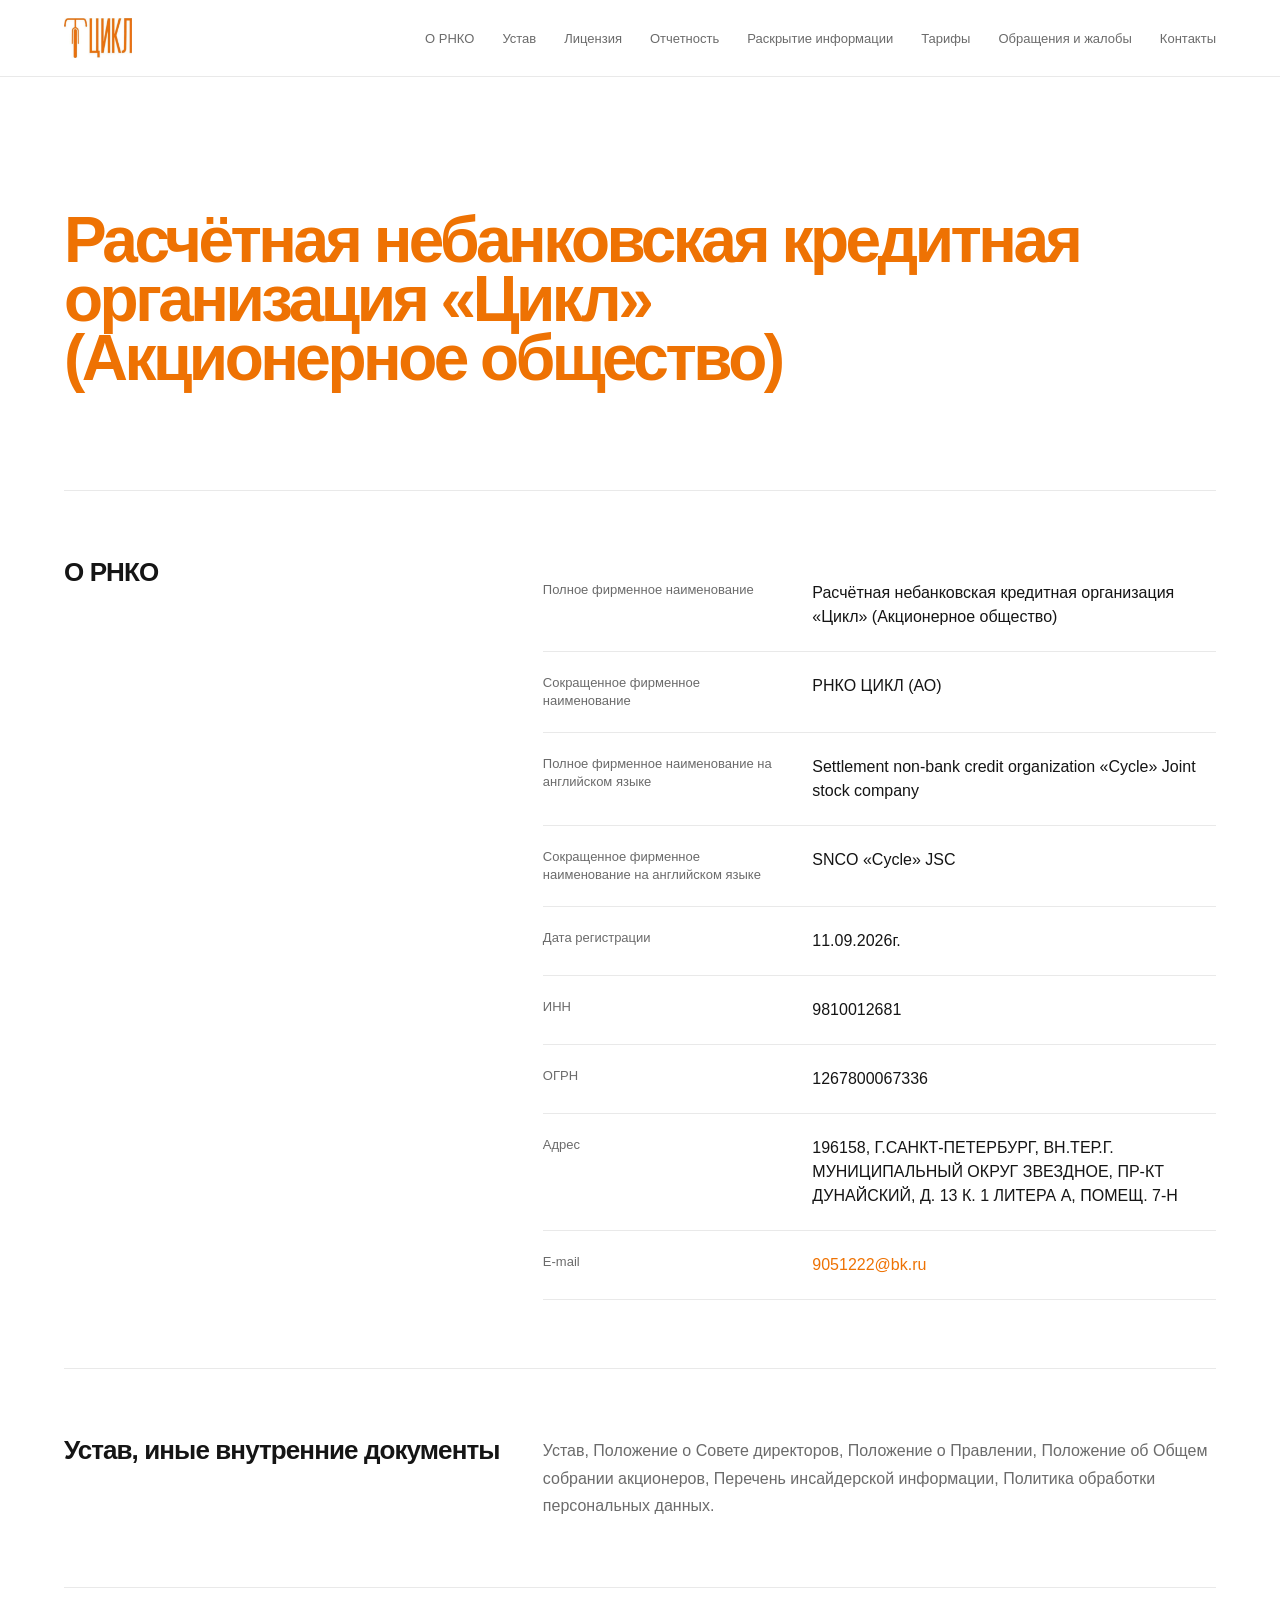
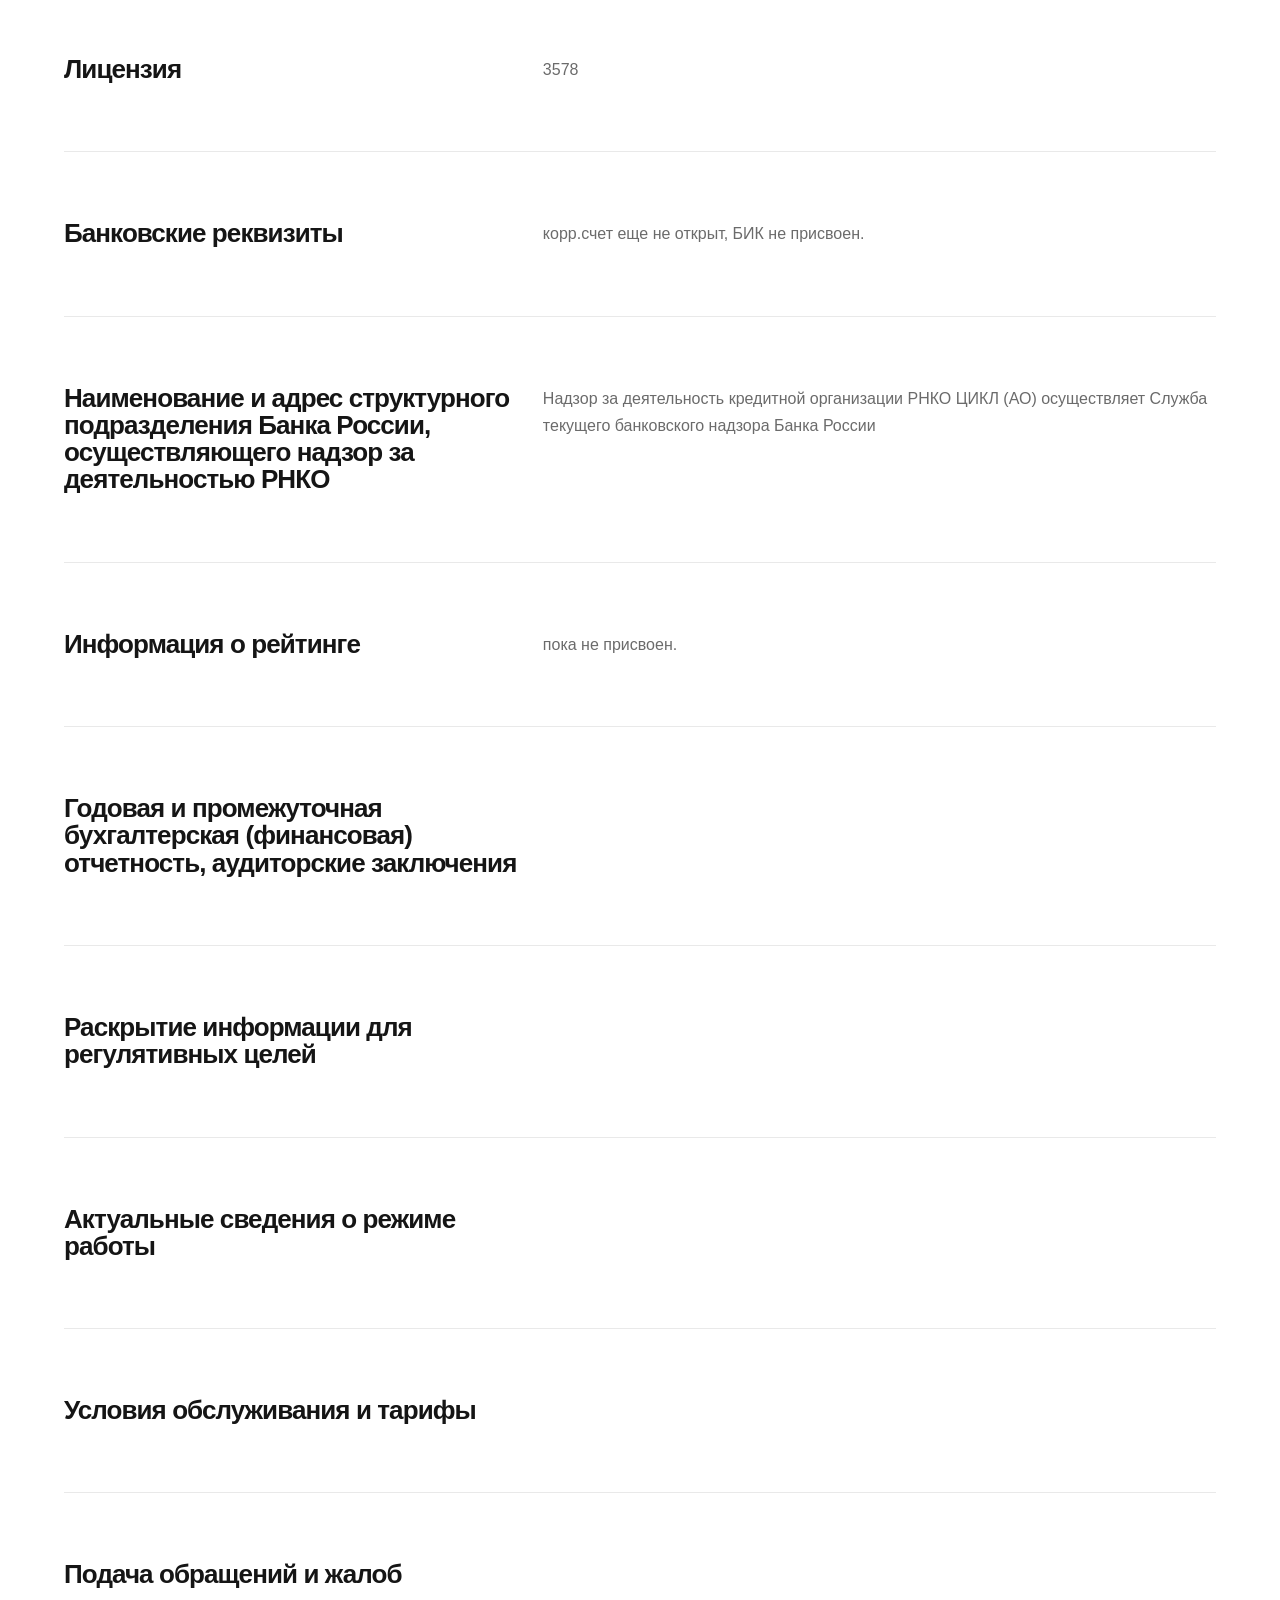
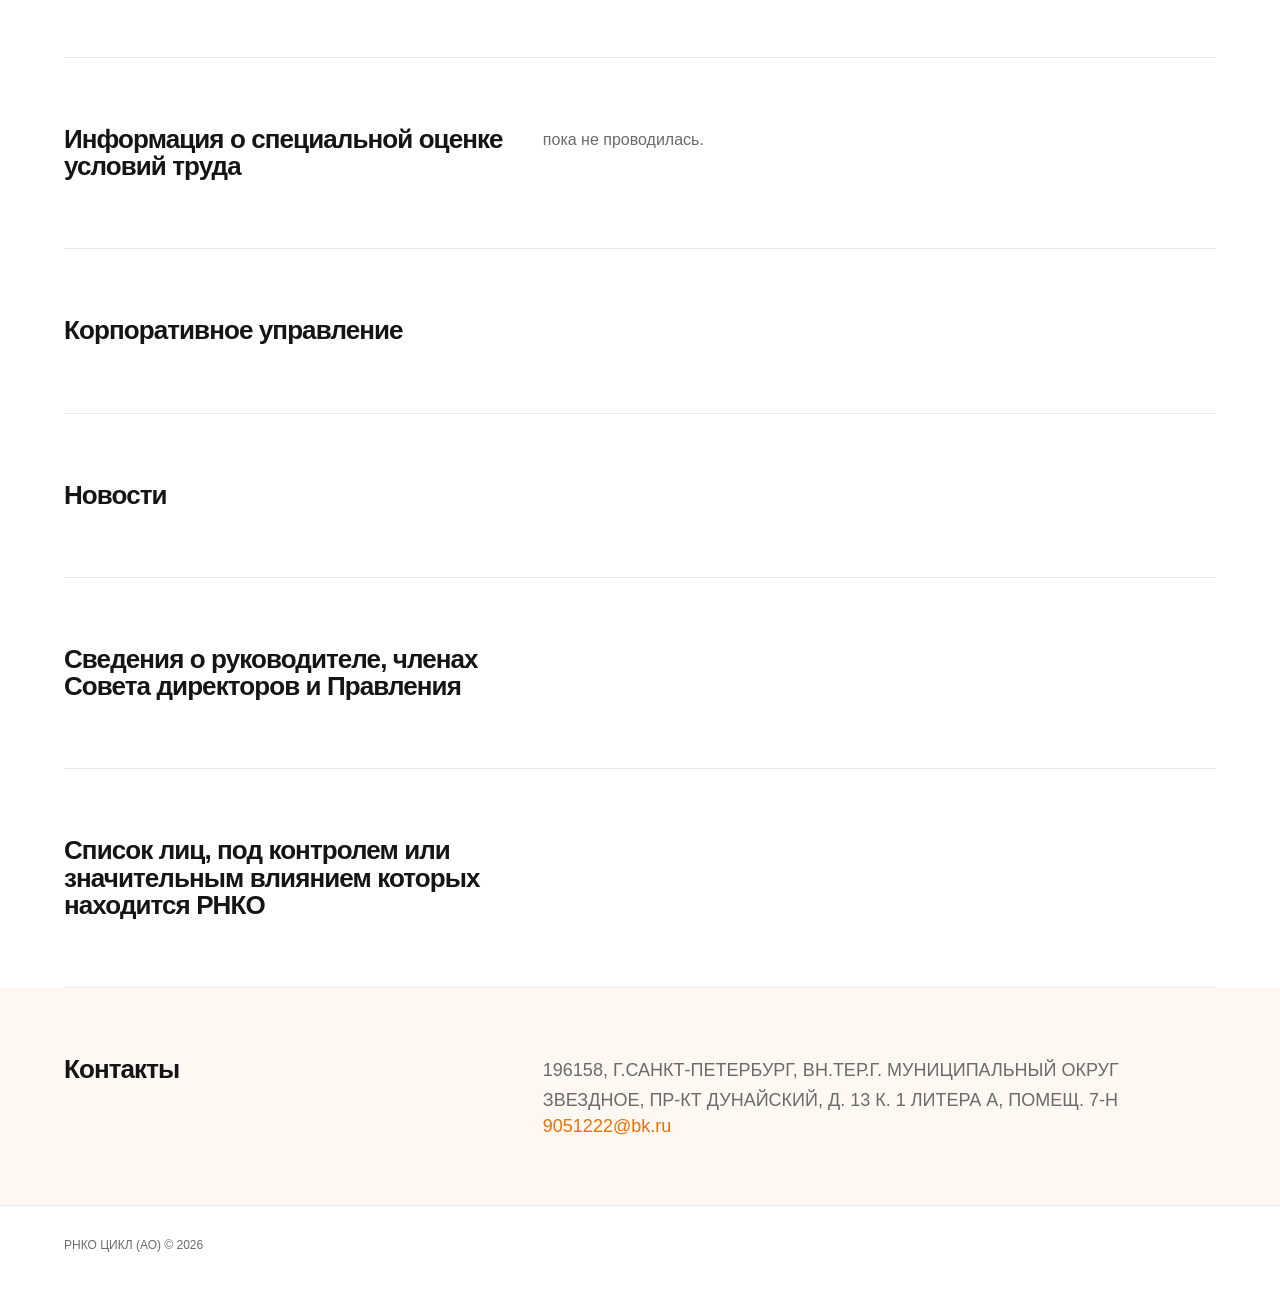
<file: public/index.html>
<!doctype html>
<html lang="ru">
    <head>
        <meta charset="utf-8" />
        <meta name="viewport" content="width=device-width,initial-scale=1" />
        <title>РНКО ЦИКЛ (АО)</title>
        <link rel="stylesheet" href="styles.css?v=3" />
        <link rel="icon" href="favicon.ico" sizes="any" />
    </head>
    <body>
        <header>
            <a class="brand" href="#top"><span class="mark"></span></a>
            <nav>
                <a href="#about">О РНКО</a>
                <a href="#docs">Устав</a>
                <a href="#license">Лицензия</a>
                <a href="#reporting">Отчетность</a>
                <a href="#disclosure">Раскрытие информации</a>
                <a href="#tariffs">Тарифы</a>
                <a href="#appeals">Обращения и жалобы</a>
                <a href="#contacts">Контакты</a>
            </nav>
        </header>

        <main id="top">
            <section class="hero">
                <h1>
                    Расчётная небанковская кредитная организация «Цикл»<br />
                    (Акционерное общество)
                </h1>
            </section>

            <section id="about" class="row">
                <h2>О РНКО</h2>
                <div class="facts">
                    <div>
                        <small>Полное фирменное наименование</small
                        ><b
                            >Расчётная небанковская кредитная организация «Цикл»
                            (Акционерное общество)</b
                        >
                    </div>
                    <div>
                        <small>Сокращенное фирменное наименование</small
                        ><b>РНКО ЦИКЛ (АО)</b>
                    </div>
                    <div>
                        <small
                            >Полное фирменное наименование на английском
                            языке</small
                        ><b
                            >Settlement non-bank credit organization «Cycle»
                            Joint stock company</b
                        >
                    </div>
                    <div>
                        <small
                            >Сокращенное фирменное наименование на английском
                            языке</small
                        ><b>SNCO «Cycle» JSC</b>
                    </div>
                    <div>
                        <small>Дата регистрации</small><b>11.09.2026г.</b>
                    </div>
                    <div><small>ИНН</small><b>9810012681</b></div>
                    <div><small>ОГРН</small><b>1267800067336</b></div>
                    <div>
                        <small>Адрес</small
                        ><b
                            >196158, Г.САНКТ-ПЕТЕРБУРГ, ВН.ТЕР.Г. МУНИЦИПАЛЬНЫЙ
                            ОКРУГ ЗВЕЗДНОЕ, ПР-КТ ДУНАЙСКИЙ, Д. 13 К. 1 ЛИТЕРА
                            А, ПОМЕЩ. 7-Н</b
                        >
                    </div>
                    <div>
                        <small>E-mail</small
                        ><b><a href="mailto:9051222@bk.ru">9051222@bk.ru</a></b>
                    </div>
                </div>
            </section>

            <section id="docs" class="row">
                <h2>Устав, иные внутренние документы</h2>
                <p>
                    Устав, Положение о Совете директоров, Положение о Правлении,
                    Положение об Общем собрании акционеров, Перечень
                    инсайдерской информации, Политика обработки персональных
                    данных.
                </p>
            </section>
            <section id="license" class="row">
                <h2>Лицензия</h2>
                <p>3578</p>
            </section>
            <section class="row">
                <h2>Банковские реквизиты</h2>
                <p>корр.счет еще не открыт, БИК не присвоен.</p>
            </section>
            <section class="row">
                <h2>
                    Наименование и адрес структурного подразделения Банка
                    России, осуществляющего надзор за деятельностью РНКО
                </h2>
                <p>
                    Надзор за деятельность кредитной организации РНКО ЦИКЛ (АО)
                    осуществляет Служба текущего банковского надзора Банка
                    России
                </p>
            </section>
            <section class="row">
                <h2>Информация о рейтинге</h2>
                <p>пока не присвоен.</p>
            </section>
            <section id="reporting" class="row">
                <h2>
                    Годовая и промежуточная бухгалтерская (финансовая)
                    отчетность, аудиторские заключения
                </h2>
                <p></p>
            </section>
            <section id="disclosure" class="row">
                <h2>Раскрытие информации для регулятивных целей</h2>
                <p></p>
            </section>
            <section class="row">
                <h2>Актуальные сведения о режиме работы</h2>
                <p></p>
            </section>
            <section id="tariffs" class="row">
                <h2>Условия обслуживания и тарифы</h2>
                <p></p>
            </section>
            <section id="appeals" class="row">
                <h2>Подача обращений и жалоб</h2>
                <p></p>
            </section>
            <section class="row">
                <h2>Информация о специальной оценке условий труда</h2>
                <p>пока не проводилась.</p>
            </section>
            <section class="row">
                <h2>Корпоративное управление</h2>
                <p></p>
            </section>
            <section class="row">
                <h2>Новости</h2>
                <p></p>
            </section>
            <section class="row">
                <h2>
                    Сведения о руководителе, членах Совета директоров и
                    Правления
                </h2>
                <p></p>
            </section>
            <section class="row">
                <h2>
                    Список лиц, под контролем или значительным влиянием которых
                    находится РНКО
                </h2>
                <p></p>
            </section>

            <section id="contacts" class="contacts row">
                <h2>Контакты</h2>
                <div>
                    <p>
                        196158, Г.САНКТ-ПЕТЕРБУРГ, ВН.ТЕР.Г. МУНИЦИПАЛЬНЫЙ ОКРУГ
                        ЗВЕЗДНОЕ, ПР-КТ ДУНАЙСКИЙ, Д. 13 К. 1 ЛИТЕРА А, ПОМЕЩ.
                        7-Н
                    </p>
                    <a href="mailto:9051222@bk.ru">9051222@bk.ru</a>
                </div>
            </section>
        </main>

        <footer>
            <span>РНКО ЦИКЛ (АО) © <span id="year" /></span>
        </footer>

        <script>
            document.getElementById("year").textContent =
                new Date().getFullYear();
        </script>
    </body>
</html>
</file>
<file: public/styles.css>
:root {
    --bg: #ffffff;
    --text: #151515;
    --muted: #6b6b6b;
    --line: #e9e9e9;
    --accent: rgb(238, 114, 3);
    --accent-soft: #fff7f1;

    --max-width: 1320px;
    --page-pad: clamp(20px, 5vw, 72px);
}

*,
*::before,
*::after {
    box-sizing: border-box;
}

html {
    scroll-behavior: smooth;
}

body {
    margin: 0;
    background: var(--bg);
    color: var(--text);
    font-family: Arial, Helvetica, sans-serif;
    -webkit-font-smoothing: antialiased;
}

a {
    color: inherit;
    text-decoration: none;
}

/* HEADER */

header {
    position: sticky;
    top: 0;
    z-index: 100;

    display: flex;
    align-items: center;
    justify-content: space-between;
    gap: 32px;

    padding: 18px var(--page-pad);

    background: rgba(255, 255, 255, 0.94);
    border-bottom: 1px solid var(--line);

    backdrop-filter: blur(14px);
    -webkit-backdrop-filter: blur(14px);
}

.brand {
    display: flex;
    align-items: center;
    gap: 12px;

    font-size: 15px;
    font-weight: 700;
    letter-spacing: 0.08em;
}

.mark {
    width: 100px;
    height: 40px;

    background-image: url("./images/logo.png");
    background-size: contain;
    background-repeat: no-repeat;
}

nav {
    display: flex;
    align-items: center;
    justify-content: flex-end;
    gap: 28px;
}

nav a {
    position: relative;

    padding: 8px 0;

    color: var(--muted);
    font-size: 13px;

    transition: color 0.2s ease;
}

nav a::after {
    content: "";

    position: absolute;
    left: 0;
    bottom: 3px;

    width: 0;
    height: 1px;

    background: var(--accent);

    transition: width 0.2s ease;
}

nav a:hover {
    color: var(--text);
}

nav a:hover::after {
    width: 100%;
}

/* LAYOUT */

main {
    max-width: var(--max-width);
    margin: 0 auto;
    padding: 0 var(--page-pad);
}

/* HERO */

.hero {
    display: flex;
    flex-direction: column;
    justify-content: flex-start;

    padding: 110px 0 80px;

    border-bottom: 1px solid var(--line);
}

.kicker,
.num {
    color: var(--accent);

    font-size: 12px;
    font-weight: 700;
    letter-spacing: 0.16em;
    text-transform: uppercase;
}

.hero h1 {
    max-width: 1180px;

    margin: 24px 0 22px;

    font-size: clamp(54px, 5vw, 116px);
    line-height: 0.92;
    font-weight: 600;
    letter-spacing: -0.055em;

    color: var(--accent);
}

.hero p {
    max-width: 820px;

    margin: 0;

    color: var(--muted);

    font-size: clamp(19px, 2vw, 30px);
    line-height: 1.25;
}

/* ABOUT / SPLIT */

.split {
    display: grid;
    grid-template-columns: minmax(180px, 0.7fr) minmax(0, 2fr);
    gap: clamp(40px, 7vw, 100px);

    padding: 90px 0;

    border-bottom: 1px solid var(--line);
}

h2 {
    margin: 18px 0 0;

    font-size: clamp(30px, 2vw, 52px);
    line-height: 1.05;
    font-weight: 600;
    letter-spacing: -0.035em;
}

/* FACTS */

.facts > div {
    display: grid;
    grid-template-columns: minmax(150px, 1fr) 1.7fr;
    gap: 32px;

    padding: 22px 0;

    border-bottom: 1px solid var(--line);
}

.facts small {
    color: var(--muted);

    font-size: 13px;
    line-height: 1.4;
}

.facts b {
    font-size: 16px;
    line-height: 1.5;
    font-weight: 500;
}

.facts a,
.contacts a {
    color: var(--accent);
}

/* SECTIONS */

.row {
    display: grid;
    grid-template-columns: minmax(240px, 0.9fr) minmax(320px, 1.3fr);
    gap: clamp(10px, 1vw, 56px);

    align-items: start;

    padding: 68px 0;

    border-bottom: 1px solid var(--line);
}

.row h2 {
    margin: 0;

    font-size: clamp(26px, 2vw, 40px);
}

.row p {
    margin: 0;

    color: var(--muted);

    font-size: 16px;
    line-height: 1.7;
}

/* CONTACTS */

.contacts {
    margin: 0 calc(var(--page-pad) * -1);
    padding-left: var(--page-pad);
    padding-right: var(--page-pad);

    background: var(--accent-soft);
}

.contacts p {
    max-width: 760px;

    margin-top: 0;

    font-size: 18px;
    line-height: 1.65;
}

.contacts a {
    font-size: 18px;
}

/* FOOTER */

footer {
    max-width: var(--max-width);

    display: flex;
    justify-content: space-between;
    gap: 24px;

    margin: 0 auto;
    padding: 32px var(--page-pad) 48px;

    color: var(--muted);

    font-size: 12px;
}

/* MOBILE */

@media (max-width: 960px) {
    nav {
        display: none;
    }

    .hero {
        min-height: 62vh;
        padding: 90px 0 60px;
    }

    .split,
    .row {
        grid-template-columns: 1fr;
    }

    .split {
        gap: 36px;
    }

    .row {
        gap: 14px;
    }

    .facts > div {
        grid-template-columns: 1fr;
        gap: 8px;
    }
}

@media (max-width: 600px) {
    header {
        padding: 15px 20px;
    }

    main {
        padding: 0 20px;
    }

    .hero {
        min-height: 58vh;
        padding: 72px 0 48px;
    }

    .hero h1 {
        font-size: clamp(46px, 15vw, 64px);
    }

    .hero p {
        font-size: 19px;
    }

    .split,
    .row {
        padding: 52px 0;
    }

    .contacts {
        margin: 0 -20px;
        padding-left: 20px;
        padding-right: 20px;
    }

    footer {
        flex-direction: column;
        gap: 10px;

        padding: 26px 20px 38px;
    }
}
</file>
